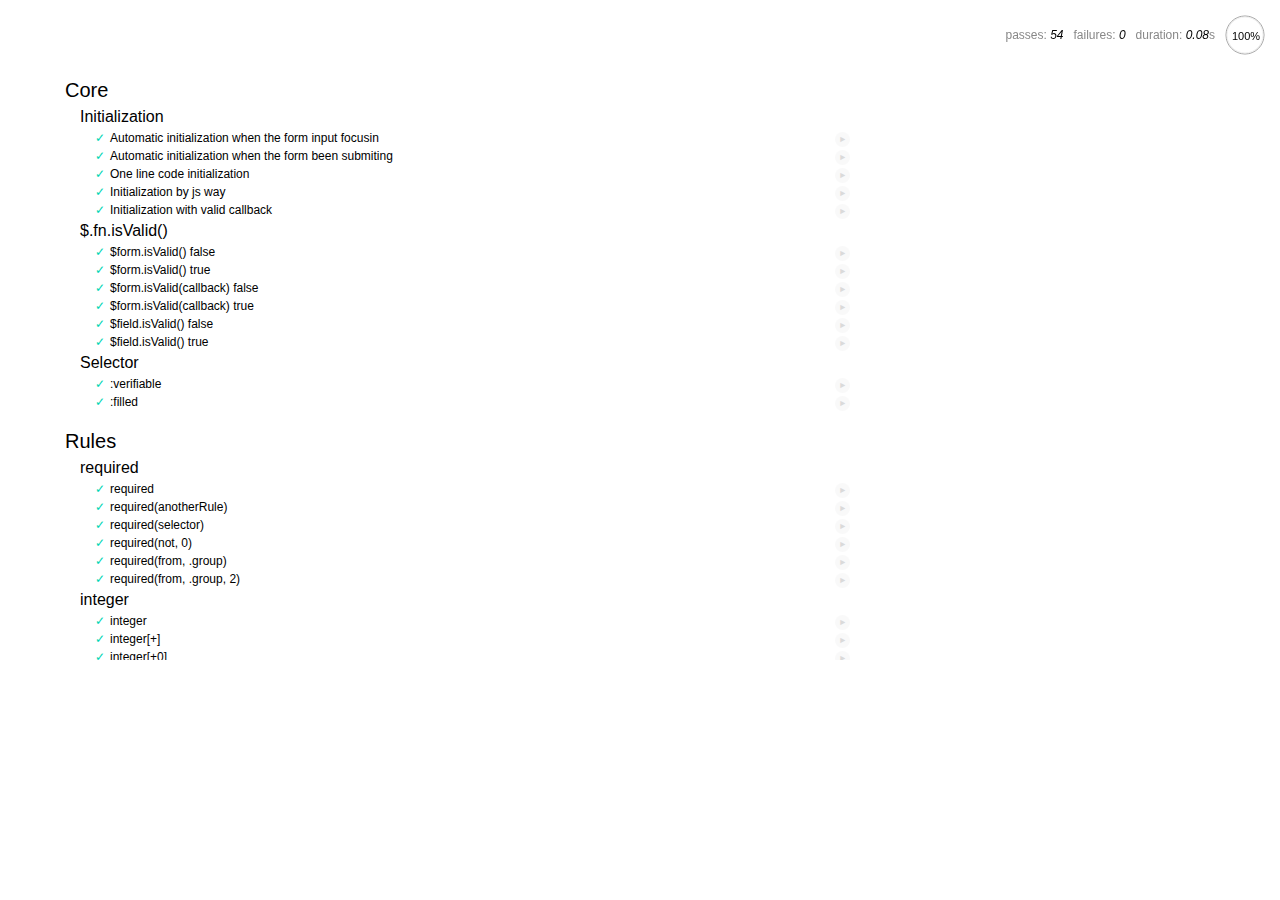
<file: form/nice-validator-0.10.11/test/index.html>
<!doctype html>
<html>
<head>
  <meta charset="utf-8">
  <title>nice-validator Tests</title>
  <link rel="stylesheet" href="lib/mocha.css" />
</head>
<body>
  <div id="mocha"></div>

  <!-- common test -->
  <form id="form">
    <input type="text" name="field1" id="field1">
    <input type="text" name="field2" id="field2">
    <input type="text" name="field3" id="field3">
    <input type="text" name="field_novalidate" id="field_novalidate" novalidate>
    <input type="text" name="field_disabled" id="field_disabled" disabled>
    <input type="text" name="field_readonly" id="field_readonly" readonly>
    <input type="hidden" name="field_hidden" id="field_hidden">
    <input type="text" name="field_display_none" id="field_display_none">

    <textarea name="field_textarea" id="field_textarea"></textarea>

    <select name="field_select" id="field_select">
        <option value="">Please select ...</option>
        <option value="0">Zero</option>
        <option value="1">One</option>
        <option value="2">Two</option>
    </select>

    <div class="checkboxes">
        <input type="checkbox" name="category[]" value="0">
        <input type="checkbox" name="category[]" value="1">
        <input type="checkbox" name="category[]" value="2">
    </div>
    <div class="radioes">
        <input type="radio" name="gender" value="unknown">
        <input type="radio" name="gender" value="male">
        <input type="radio" name="gender" value="female">
    </div>
  </form>

  <!-- test DOM way -->
  <form id="dom_way">
    <input type="email" name="email" data-rule="required;email">
    <input type="password" name="password" data-rule="required">
    <button type="submit">Submit</button>
  </form>
  
  <!-- test JS way -->
  <form id="js_way">
    <input type="email" name="email">
    <input type="password" name="password">
    <button type="submit">Submit</button>
  </form>


  <script src="lib/jquery-1.11.1.min.js"></script>
  <script src="../src/jquery.validator.js"></script>
  <script src="../dist/local/en.js"></script>

  <script src="lib/mocha.js"></script>
  <script src="lib/assert.js"></script>
  <script>mocha.setup('bdd')</script>
  <script src="unit/core.js"></script>
  <script src="unit/rules.js"></script>
  <script>
  window.initMochaPhantomJS && window.initMochaPhantomJS();
  mocha.run();
  </script>
</body>
</html>
</file>
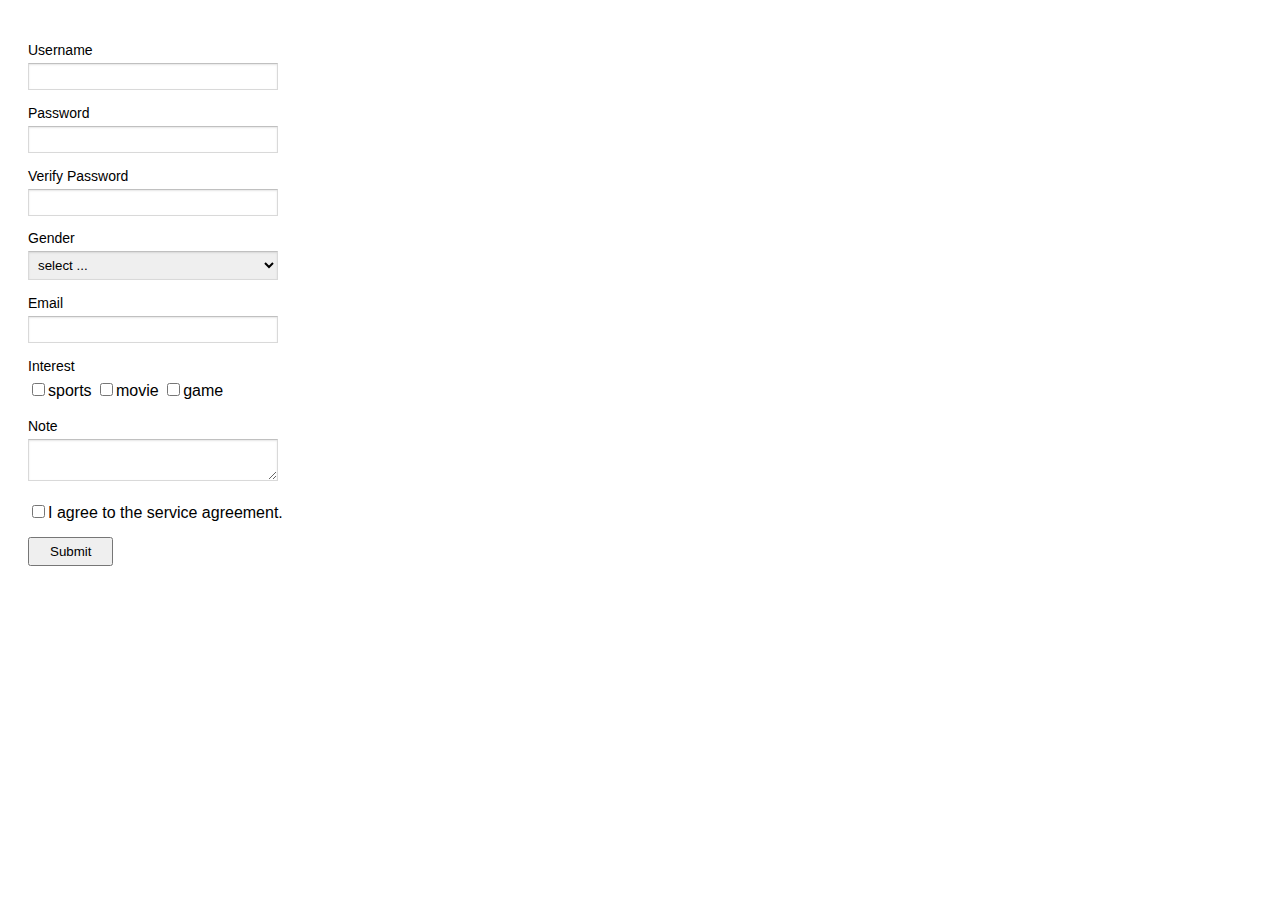
<file: form/nice-validator-0.10.11/demo/full-example.html>
<!DOCTYPE html>
<html>
<head>
    <meta charset="utf-8">
    <title>Full Example</title>
    <link rel="stylesheet" href="demo.css">
</head>

<body>

<form class="form" data-validator-option="{timely:2, focusCleanup:true}">

    <div class="form-item">
        <label class="label">Username</label>
        <input type="text" name="username" 
            data-rule="required;username;"
            data-rule-username="[/[\w\d]{4,30}/, 'Please enter 3-12 digits, letters, underscores']"
            data-tip="You can use letters, numbers and periods"
        >
    </div>
    <div class="form-item">
        <label class="label">Password</label>
        <input type="password" name="pwd"
            data-rule="Password: required; length(8~16)"
            data-tip="Please fill in at least eight characters"
        >
    </div>
    <div class="form-item">
        <label class="label">Verify Password</label>
        <input type="password" name="pwdAgain" data-rule="Verify Password: required; match(pwd)">
    </div>
    <div class="form-item">
        <label class="label">Gender</label>
        <select name="gender" data-rule="required">
            <option value="">select ...</option>
            <option value="1">Male</option>
            <option value="2">Female</option>
            <option value="3">Other</option>
        </select>
    </div>
    <div class="form-item">
        <label class="label">Email</label>
        <input type="text" name="email" data-rule="required;email">
    </div>
	<div class="form-item">
        <label class="label">Interest</label>
        <label><input type="checkbox" name="interest" data-rule="checked">sports</label>
		<label><input type="checkbox" name="interest">movie</label>
		<label><input type="checkbox" name="interest">game</label>
    </div>
	<div class="form-item">
        <label class="label">Note</label>
        <textarea data-rule="required;"></textarea>
    </div>

	<div class="form-item">
        <label><input type="checkbox" id="agree_arguments" data-rule="checked">I agree to the service agreement.</label>
    </div>

    <div class="form-item">
        <button type="submit">Submit</button>
    </div>

</form>


<script src="http://dn-nice.qbox.me/libs/jquery/1.x/jquery.min.js"></script>
<script src="../dist/jquery.validator.min.js?local=en"></script>
</body>
</html>
</file>
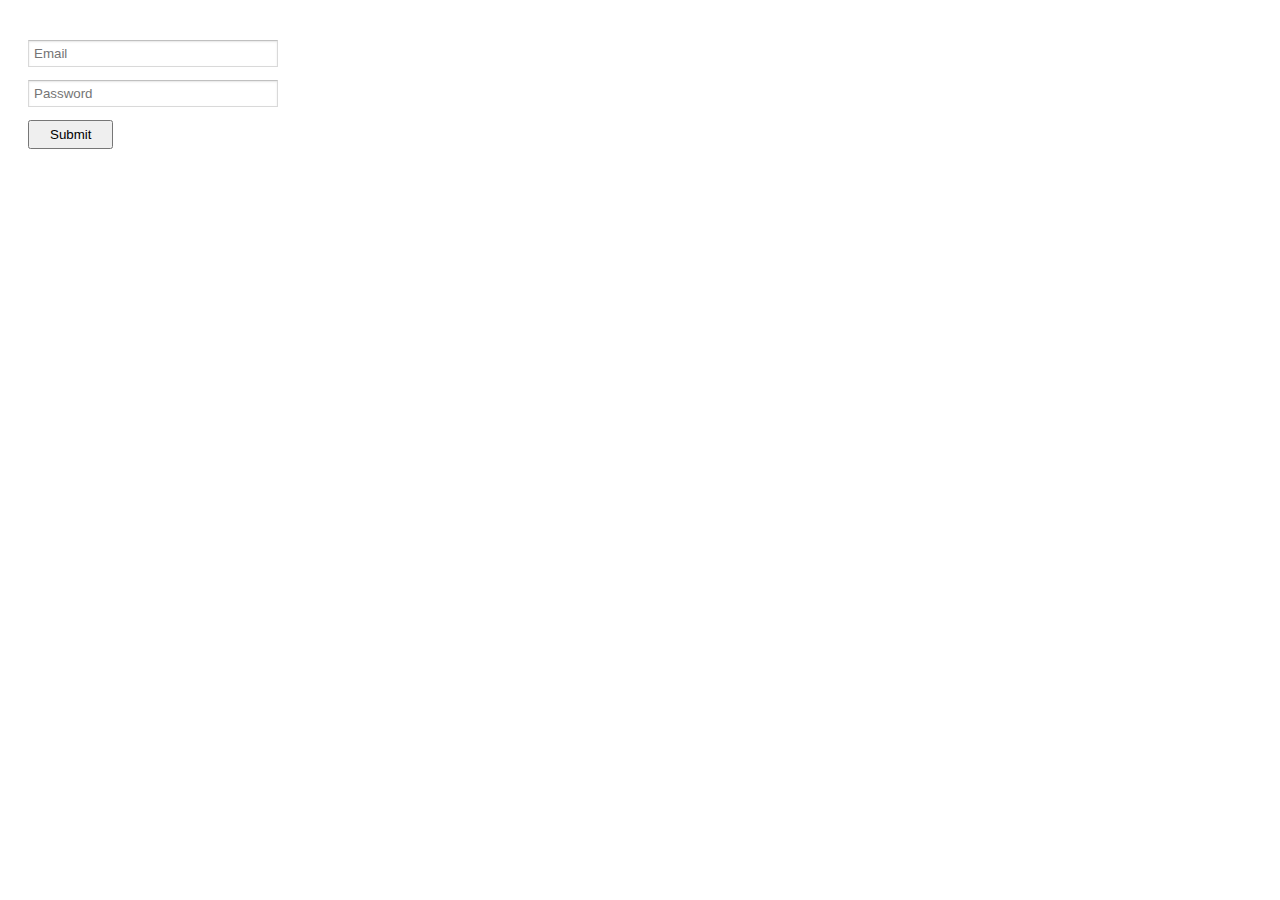
<file: form/nice-validator-0.10.11/demo/load-by-requirejs.html>
<!DOCTYPE html>
<html>
<head>
    <meta charset="utf-8">
    <title>Load By RequireJS</title>
	<link rel="stylesheet" href="demo.css">
</head>

<body>

<form class="form" data-validator-option="{timely:2}">
    <div class="form-item">
		<input type="text" name="user[email]" data-rule="required;email" placeholder="Email">
	</div>
    <div class="form-item">
		<input type="password" name="password" data-rule="required;" placeholder="Password">
	</div>
    <div class="form-item">
        <button type="submit">Submit</button>
    </div>
</form>


<script src="http://requirejs.org/docs/release/2.1.17/minified/require.js"></script>
<script>
requirejs.config({
    baseUrl: '../',
    paths: {
        jquery: 'http://dn-nice.qbox.me/libs/jquery/1.x/jquery.min'
    }
});

require(['dist/local/en']);

</script>
</body>
</html>
</file>
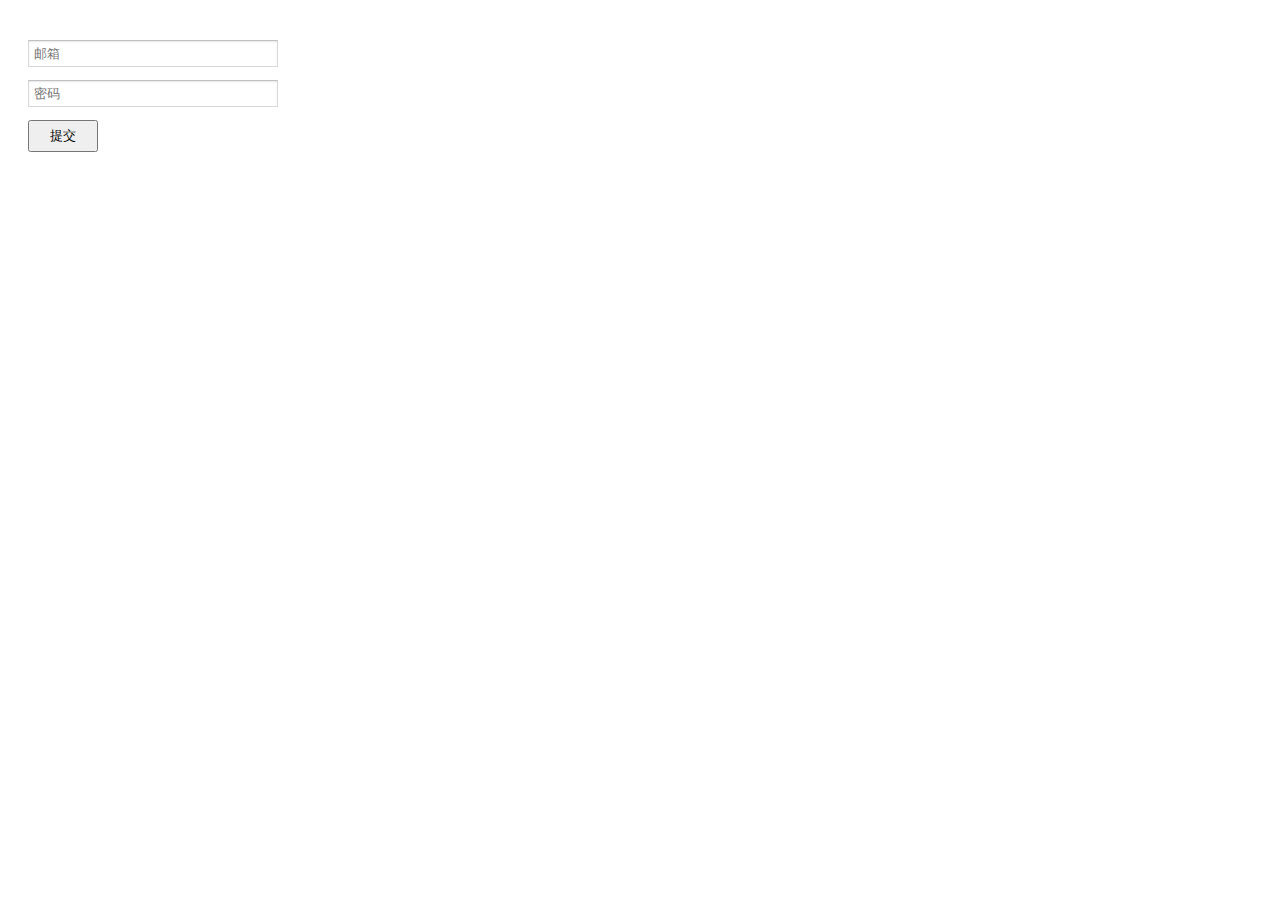
<file: form/nice-validator-0.10.11/demo/load-by-seajs.html>
<!DOCTYPE html>
<html>
<head>
    <meta charset="utf-8">
    <title>Load By Sea.js</title>
	<link rel="stylesheet" href="demo.css">
</head>

<body>

<form class="form" data-validator-option="{timely:2}">
    <div class="form-item">
		<input type="text" name="user[email]" data-rule="required;email" placeholder="邮箱">
	</div>
    <div class="form-item">
		<input type="password" name="password" data-rule="required;" placeholder="密码">
	</div>
    <div class="form-item">
        <button type="submit">提交</button>
    </div>
</form>


<script src="http://dn-nice.qbox.me/libs/seajs/2.2.1/sea.js" id="seajsnode"></script>
<script>
seajs.config({
    base: '../',
    alias: {
        jquery: 'http://dn-nice.qbox.me/libs/jquery/1.x/jquery.min'
    }
});

seajs.use('dist/local/zh-CN');

</script>
</body>
</html>
</file>
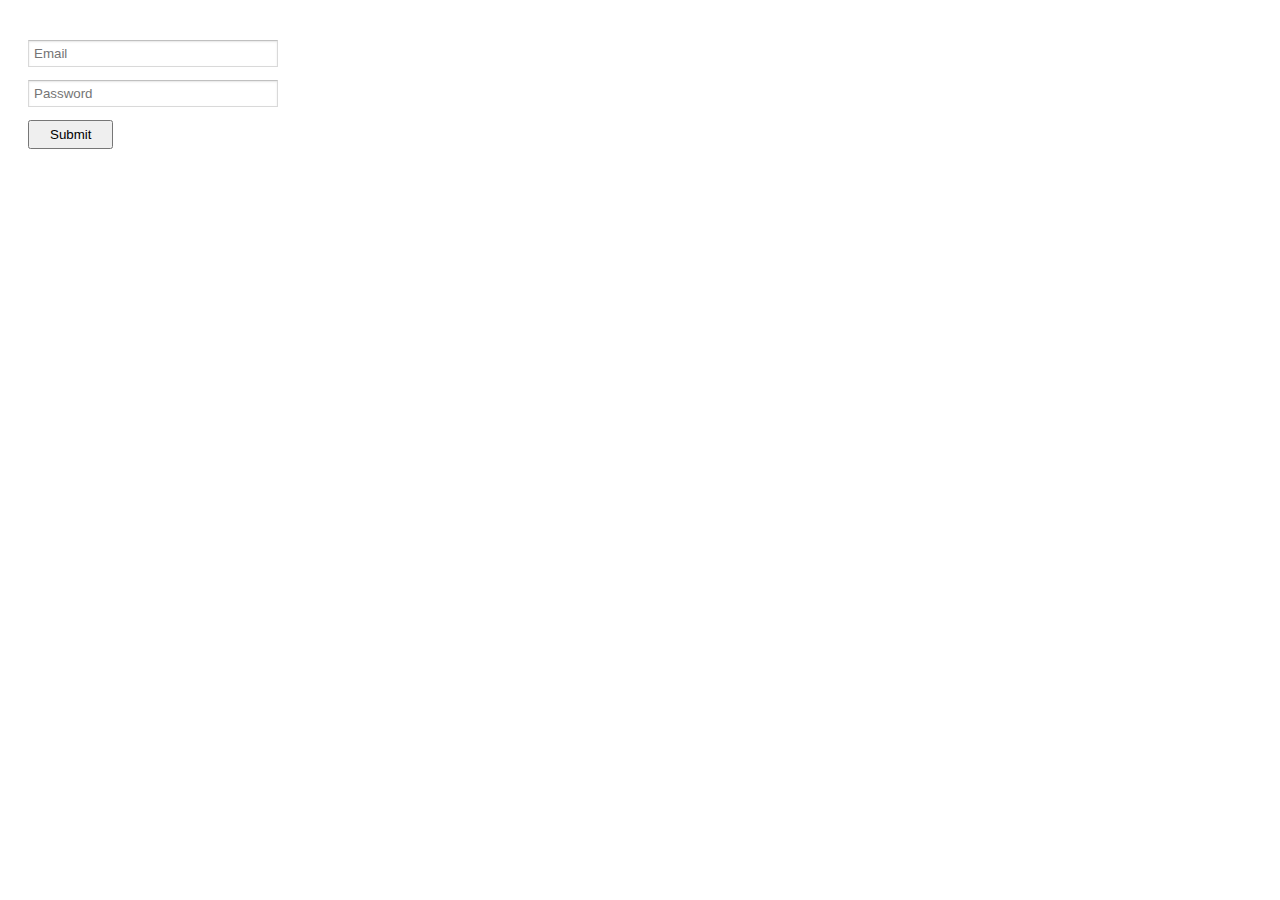
<file: form/nice-validator-0.10.11/demo/load-in-global.html>
<!DOCTYPE html>
<html>
<head>
    <meta charset="utf-8">
    <title>Load in Global</title>
	<link rel="stylesheet" href="demo.css">
</head>

<body>

<form class="form" data-validator-option="{timely:2}">
    <div class="form-item">
		<input type="text" name="user[email]" data-rule="required;email" placeholder="Email">
	</div>
    <div class="form-item">
		<input type="password" name="password" data-rule="required;" placeholder="Password">
	</div>
    <div class="form-item">
        <button type="submit">Submit</button>
    </div>
</form>


<script src="http://dn-nice.qbox.me/libs/jquery/1.x/jquery.min.js"></script>
<script src="../dist/jquery.validator.min.js?local=en"></script>
</body>
</html>
</file>
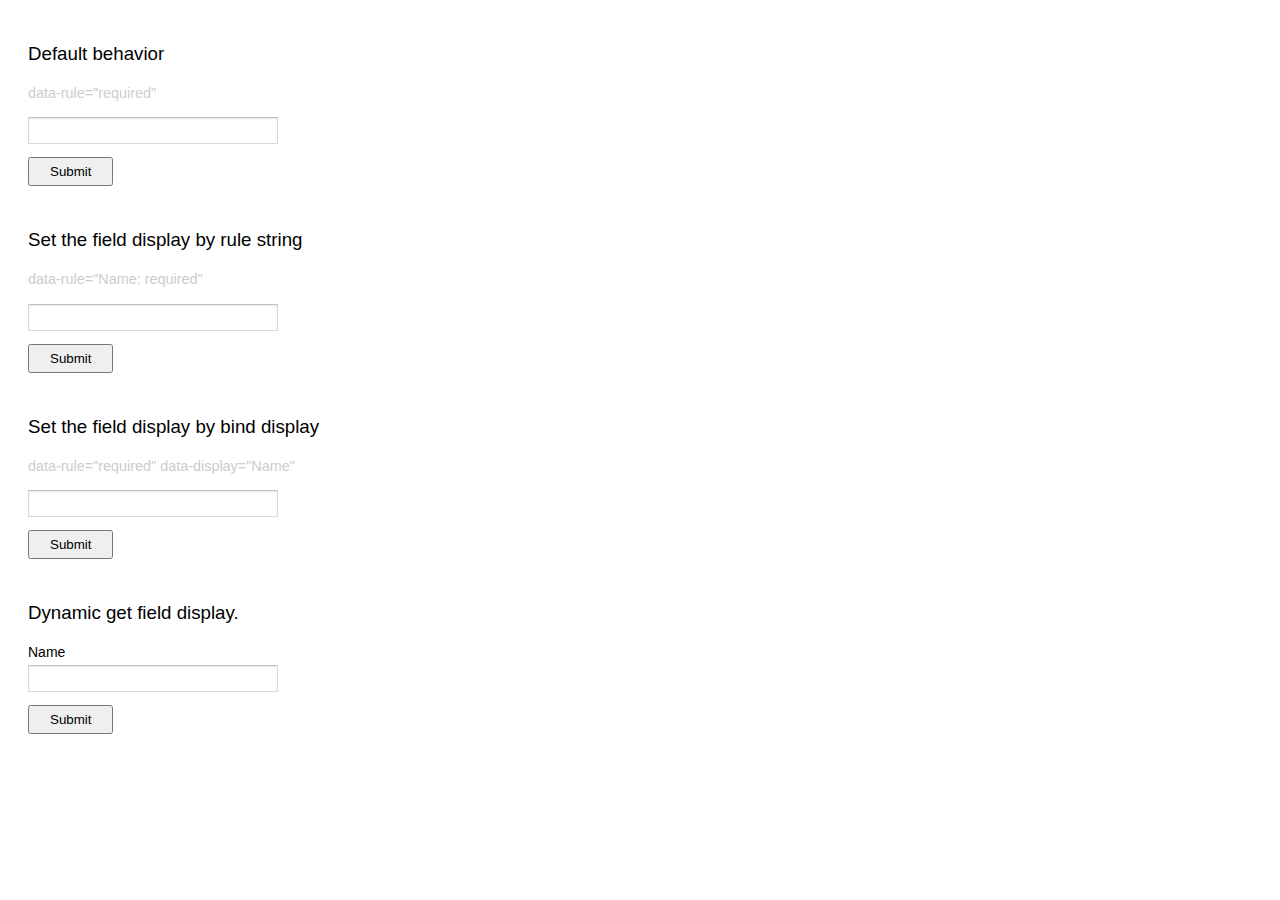
<file: form/nice-validator-0.10.11/demo/option-display.html>
<!DOCTYPE html>
<html>
<head>
    <meta charset="utf-8">
    <title>Display</title>
    <link rel="stylesheet" href="demo.css">

    <script src="http://dn-nice.qbox.me/libs/jquery/1.x/jquery.min.js"></script>
    <script src="../dist/jquery.validator.js?local=en"></script>
</head>

<body>

<form class="form" data-validator-option="{timely:2}">
    <h3>Default behavior</h3>
    <p class="note">data-rule="required"</p>
    <div class="form-item">
        <input type="text" name="name" data-rule="required">
    </div>
    <div class="form-item">
        <button type="submit">Submit</button>
    </div>
</form>

<form class="form" data-validator-option="{timely:2}">
    <h3>Set the field display by rule string</h3>
    <p class="note">data-rule="Name: required"</p>
    <div class="form-item">
        <input type="text" name="name" data-rule="Name:required">
    </div>
    <div class="form-item">
        <button type="submit">Submit</button>
    </div>
</form>

<form class="form" data-validator-option="{timely:2}">
    <h3>Set the field display by bind display</h3>
    <p class="note">data-rule="required" data-display="Name"</p>
    <div class="form-item">
        <input type="text" name="name" data-rule="required" data-display="Name">
    </div>
    <div class="form-item">
        <button type="submit">Submit</button>
    </div>
</form>

<form class="form" id="form4">
    <h3>Dynamic get field display.</h3>
    <div class="form-item">
        <label class="label">Name</label>
        <input type="text" name="name" data-rule="required">
    </div>
    <div class="form-item">
        <button type="submit">Submit</button>
    </div>
</form>
<script>
$('#form4').validator({
    timely:2,
    display: function(el) {
        return $(el).closest('.form-item').find('label.label').text();
    }
});
</script>


</body>
</html>
</file>
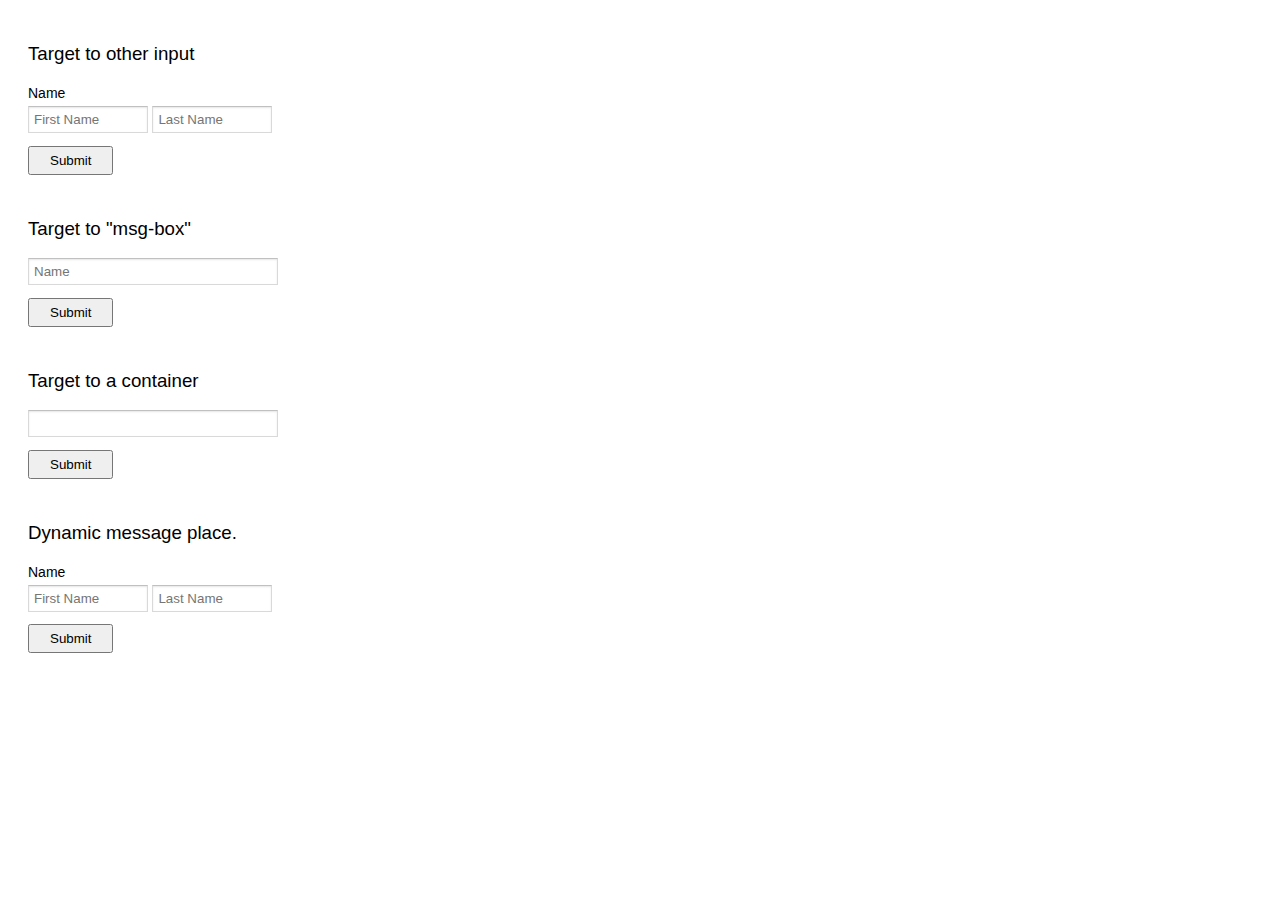
<file: form/nice-validator-0.10.11/demo/option-target.html>
<!DOCTYPE html>
<html>
<head>
    <meta charset="utf-8">
    <title>Target</title>
    <link rel="stylesheet" href="demo.css">

    <script src="http://dn-nice.qbox.me/libs/jquery/1.x/jquery.min.js"></script>
    <script src="../dist/jquery.validator.js?local=en"></script>
</head>

<body>

<form class="form" data-validator-option="{timely:2, theme:'yellow_right'}">
    <h3>Target to other input</h3>
    <div class="form-item">
        <label class="label">Name</label>
        <input type="text" class="input-sm" name="firstName" data-target="#lastName" data-rule="required" placeholder="First Name">
        <input type="text" class="input-sm" name="lastName" id="lastName" data-rule="required" placeholder="Last Name">
    </div>
    <div class="form-item">
        <button type="submit">Submit</button>
    </div>
</form>


<form class="form" data-validator-option="{timely:2, theme:'simple_right'}">
    <h3>Target to "msg-box"</h3>
    <div class="form-item">
        <input type="text" name="name" data-rule="Name:required" data-target="#holdMsg" placeholder="Name">
    </div>
    <div class="form-item">
        <button type="submit">Submit</button>
        <span class="msg-box" id="holdMsg"></span>
    </div>
</form>


<form class="form" data-validator-option="{timely:2}">
    <h3>Target to a container</h3>
    <div id="msgContainer"></div>
    <div class="form-item">
        <input type="text" name="name" data-rule="Name:required" data-target="#msgContainer">
    </div>
    <div class="form-item">
        <button type="submit">Submit</button>
    </div>
</form>


<form class="form" id="form4">
    <h3>Dynamic message place.</h3>
    <div class="form-item">
        <label class="label">Name</label>
        <input type="text" class="input-sm" name="firstName" data-rule="required" placeholder="First Name">
        <input type="text" class="input-sm" name="lastName"  data-rule="required" placeholder="Last Name">
    </div>
    <div class="form-item">
        <button type="submit">Submit</button>
    </div>
</form>
<script>
$('#form4').validator({
    timely:2,
    stopOnError: true,
    display: function(input) {
        return $(input).attr('placeholder');
    },
    target: function(input) {
        var $formitem = $(input).closest('.form-item'),
            $msgbox = $formitem.find('span.msg-box');
        if (!$msgbox.length) {
            $msgbox = $('<span class="msg-box"></span>').appendTo($formitem);
        }
        return $msgbox;
    }
});
</script>


</body>
</html>
</file>
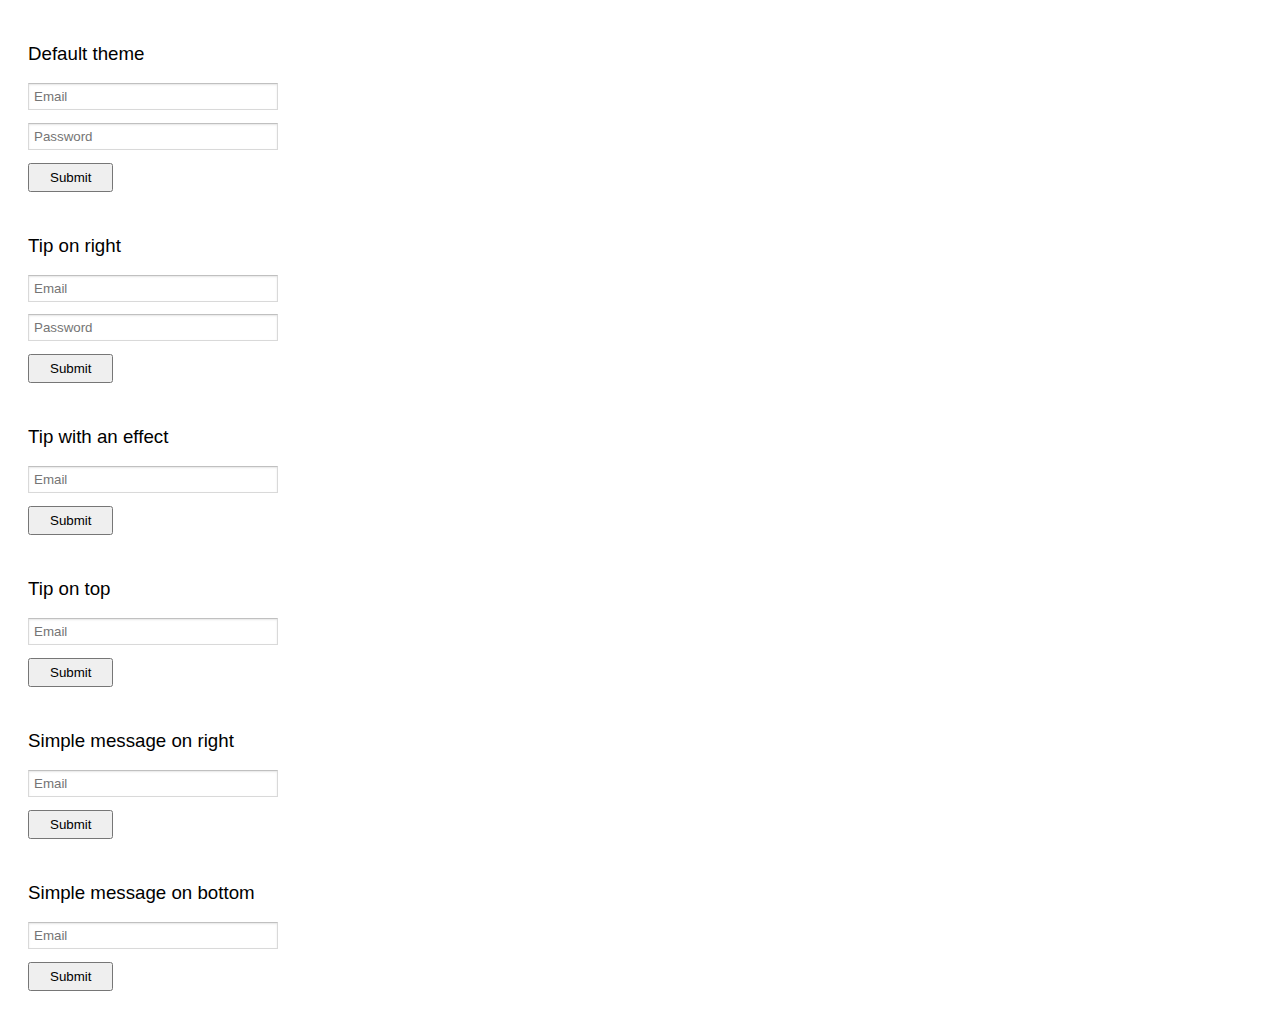
<file: form/nice-validator-0.10.11/demo/option-theme.html>
<!DOCTYPE html>
<html>
<head>
    <meta charset="utf-8">
    <title>Themes</title>
    <link rel="stylesheet" href="demo.css">
</head>

<body>

<form class="form" data-validator-option="{timely:2}">
    <h3>Default theme</h3>
    <div class="form-item">
        <input type="text" name="user[email]" data-rule="required;email" placeholder="Email">
    </div>
    <div class="form-item">
        <input type="password" name="password" data-rule="required;length(6~16)" placeholder="Password">
    </div>
    <div class="form-item">
        <button type="submit">Submit</button>
    </div>
</form>

<form class="form" data-validator-option="{timely:2, theme:'yellow_right'}">
    <h3>Tip on right</h3>
    <div class="form-item">
        <input type="text" name="user[email]" data-rule="required;email" placeholder="Email">
    </div>
    <div class="form-item">
        <input type="password" name="password" data-rule="required;length(6~16)" placeholder="Password">
    </div>
    <div class="form-item">
        <button type="submit">Submit</button>
    </div>
</form>

<form class="form" data-validator-option="{timely:2, theme:'yellow_right_effect'}">
    <h3>Tip with an effect</h3>
    <div class="form-item">
        <input type="text" name="user[email]" data-rule="required;email" placeholder="Email">
    </div>
    <div class="form-item">
        <button type="submit">Submit</button>
    </div>
</form>

<form class="form" data-validator-option="{timely:2, theme:'yellow_top'}">
    <h3>Tip on top</h3>
    <div class="form-item">
        <input type="text" name="user[email]" data-rule="required;email" placeholder="Email">
    </div>
    <div class="form-item">
        <button type="submit">Submit</button>
    </div>
</form>

<form class="form" data-validator-option="{timely:2, theme:'simple_right', showOk:''}">
    <h3>Simple message on right</h3>
    <div class="form-item">
        <input type="text" name="user[email]" data-rule="required;email" placeholder="Email">
    </div>
    <div class="form-item">
        <button type="submit">Submit</button>
    </div>
</form>

<form class="form" data-validator-option="{timely:2, theme:'simple_bottom'}">
    <h3>Simple message on bottom</h3>
    <div class="form-item">
        <input type="text" name="user[email]" data-rule="required;email" placeholder="Email">
    </div>
    <div class="form-item">
        <button type="submit">Submit</button>
    </div>
</form>


<script src="http://dn-nice.qbox.me/libs/jquery/1.x/jquery.min.js"></script>
<script src="../dist/jquery.validator.min.js?local=en"></script>
</body>
</html>
</file>
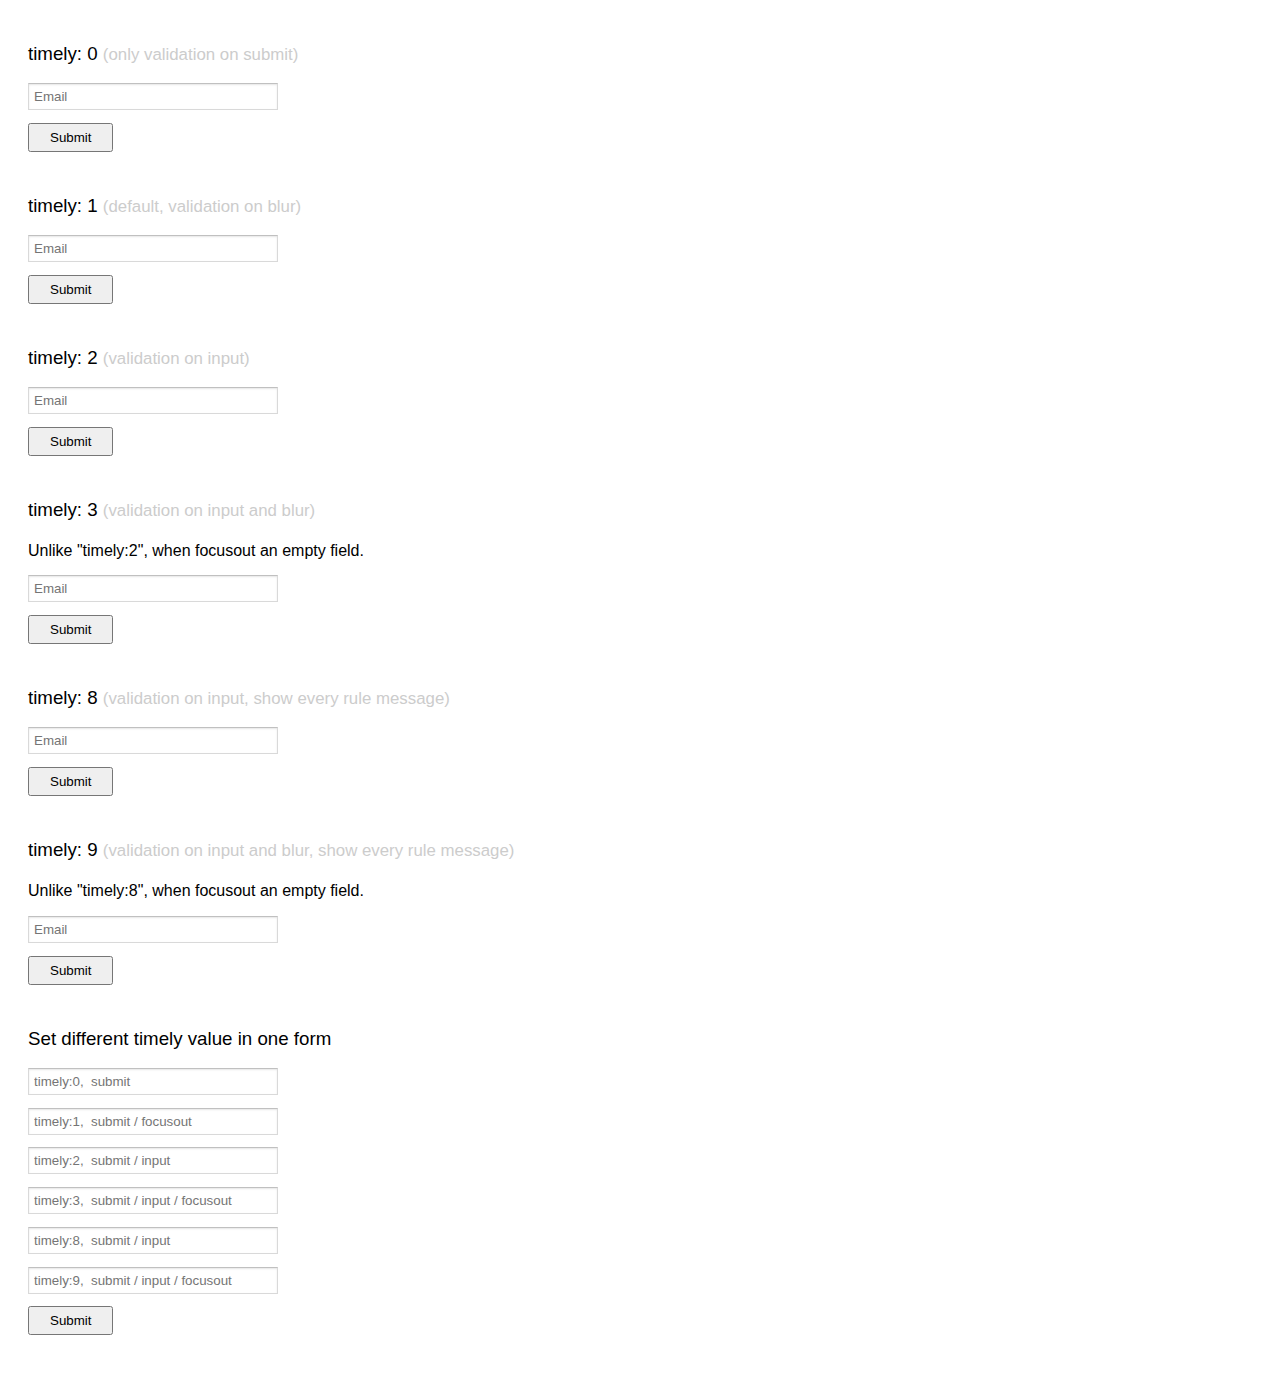
<file: form/nice-validator-0.10.11/demo/option-timely.html>
<!DOCTYPE html>
<html>
<head>
    <meta charset="utf-8">
    <title>Timely</title>
    <link rel="stylesheet" href="demo.css">
</head>

<body>

<form class="form" data-validator-option="{timely:0}">
    <h3>timely: 0 <span class="note">(only validation on submit)</span></h3>
    <div class="form-item">
        <input type="text" name="user[email]" data-rule="required;email" placeholder="Email">
    </div>
    <div class="form-item">
        <button type="submit">Submit</button>
    </div>
</form>

<form class="form" data-validator-option="{timely:1, focusCleanup:true}">
    <h3>timely: 1 <span class="note">(default, validation on blur)</span></h3>
    <div class="form-item">
        <input type="text" name="user[email]" data-rule="required;email" placeholder="Email">
    </div>
    <div class="form-item">
        <button type="submit">Submit</button>
    </div>
</form>

<form class="form" data-validator-option="{timely:2, focusCleanup:true}">
    <h3>timely: 2 <span class="note">(validation on input)</span></h3>
    <div class="form-item">
        <input type="text" name="user[email]" data-rule="required;email" placeholder="Email">
    </div>
    <div class="form-item">
        <button type="submit">Submit</button>
    </div>
</form>

<form class="form" data-validator-option="{timely:3, focusCleanup:true}">
    <h3>timely: 3 <span class="note">(validation on input and blur)</span></h3>
    <p>Unlike "timely:2", when focusout an empty field.</p>
    <div class="form-item">
        <input type="text" name="user[email]"
         data-rule="required;email"
         data-tip="Please fill a email." placeholder="Email">
    </div>
    <div class="form-item">
        <button type="submit">Submit</button>
    </div>
</form>

<form class="form" data-validator-option="{timely:8, focusCleanup:true, theme:'yellow_right'}">
    <h3>timely: 8 <span class="note">(validation on input, show every rule message)</span></h3>
    <div class="form-item">
        <input type="text" name="user[email]" data-rule="required;email" placeholder="Email">
    </div>
    <div class="form-item">
        <button type="submit">Submit</button>
    </div>
</form>

<form class="form" data-validator-option="{timely:9, focusCleanup:true, theme:'yellow_right'}">
    <h3>timely: 9 <span class="note">(validation on input and blur, show every rule message)</span></h3>
    <p>Unlike "timely:8", when focusout an empty field.</p>
    <div class="form-item">
        <input type="text" name="user[email]" data-rule="required;email" placeholder="Email">
    </div>
    <div class="form-item">
        <button type="submit">Submit</button>
    </div>
</form>

<form class="form" data-validator-option="{focusCleanup:true, theme:'yellow_right'}">
    <h3>Set different timely value in one form</h3>
    <div class="form-item">
        <input type="text" name="field0" data-rule="required;length(6~)" data-timely="0" placeholder="timely:0,  submit">
    </div>
    <div class="form-item">
        <input type="text" name="field1" data-rule="required;length(6~)" data-timely="1" placeholder="timely:1,  submit / focusout" data-ok="">
    </div>
    <div class="form-item">
        <input type="text" name="field2" data-rule="required;length(6~)" data-timely="2" placeholder="timely:2,  submit / input" data-tip="Just a test!">
    </div>
    <div class="form-item">
        <input type="text" name="field3" data-rule="required;length(6~)" data-timely="3" placeholder="timely:3,  submit / input / focusout">
    </div>
    <div class="form-item">
        <input type="text" name="field8" data-rule="required;length(6~)" data-timely="8" placeholder="timely:8,  submit / input">
    </div>
    <div class="form-item">
        <input type="text" name="field9" data-rule="required;length(6~)" data-timely="9" placeholder="timely:9,  submit / input / focusout">
    </div>

    <div class="form-item">
        <button type="submit">Submit</button>
    </div>
</form>


<script src="http://dn-nice.qbox.me/libs/jquery/1.x/jquery.min.js"></script>
<script src="../dist/jquery.validator.js?local=en"></script>
</body>
</html>
</file>
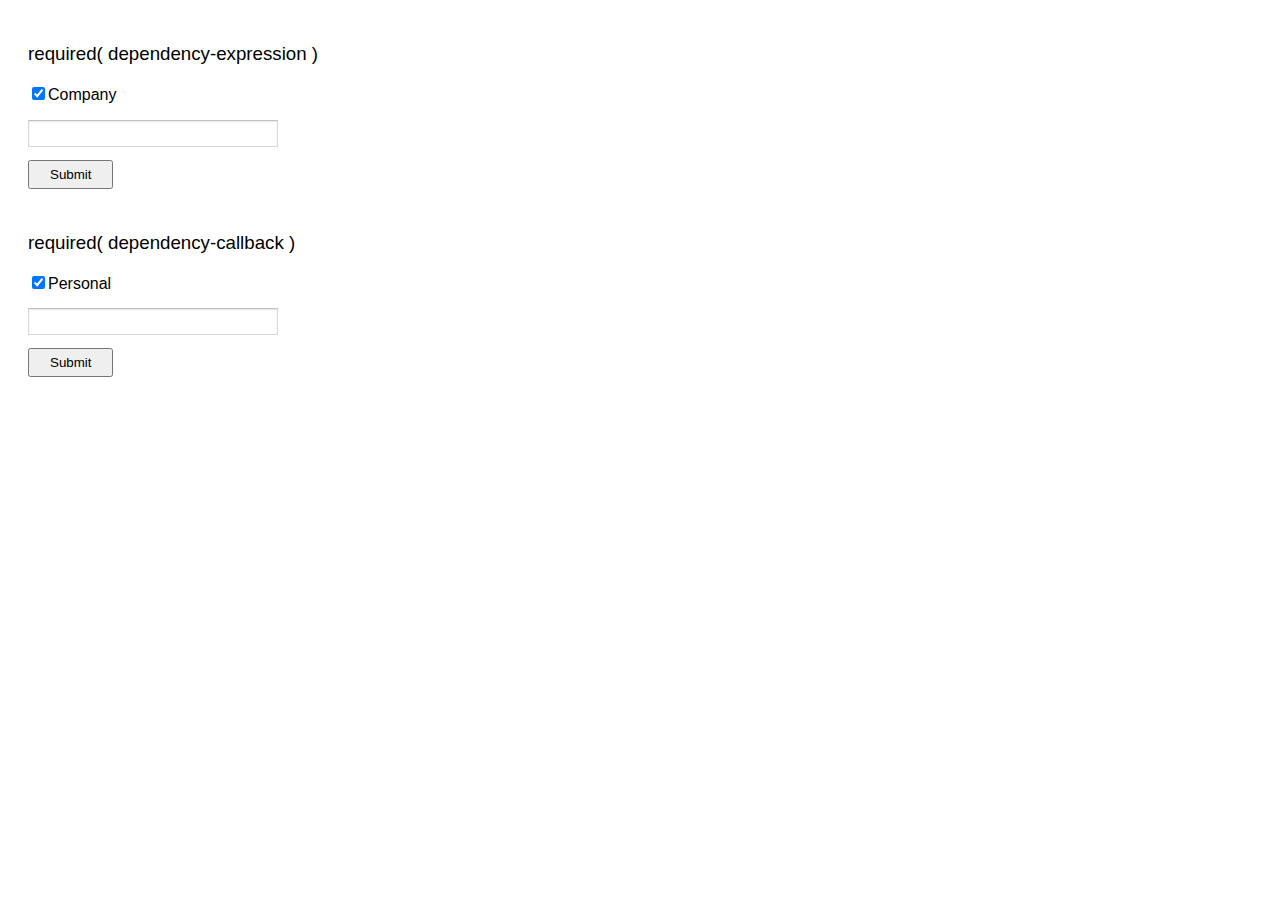
<file: form/nice-validator-0.10.11/demo/required-by-condition.html>
<!DOCTYPE html>
<html>
<head>
    <meta charset="utf-8">
    <title>Required By Condition</title>
    <link rel="stylesheet" href="demo.css">

    <script src="http://dn-nice.qbox.me/libs/jquery/1.x/jquery.min.js"></script>
    <script src="../dist/jquery.validator.min.js?local=en"></script>
</head>

<body>

<form id="form1" class="form" data-validator-option="{timely:3,focusCleanup:true}">
    <h3>required( dependency-expression )</h3>
    <div class="form-item">
        <label for="isCompany"><input type="checkbox" id="isCompany" checked>Company</label>
    </div>
    <div class="form-item">
        <input type="text" name="companyName" data-rule="required(#isCompany:checked)">
    </div>
    <div class="form-item">
        <button type="submit">Submit</button>
    </div>
</form>

<form id="form2" class="form">
    <h3>required( dependency-callback )</h3>
    <div class="form-item">
        <label><input type="checkbox" id="isPersonal" checked>Personal</label>
    </div>
    <div class="form-item">
        <input type="text" name="email">
    </div>
    <div class="form-item">
        <button type="submit">Submit</button>
    </div>
</form>

<script>
$('#form2').validator({
    timely: 3,
    focusCleanup: true,
    rules: {
        isPersonal: function() {
            return $('#isPersonal').prop('checked');
        }
    },
    fields: {
        email: 'required(isPersonal); email'
    }
});
</script>

</body>
</html>
</file>
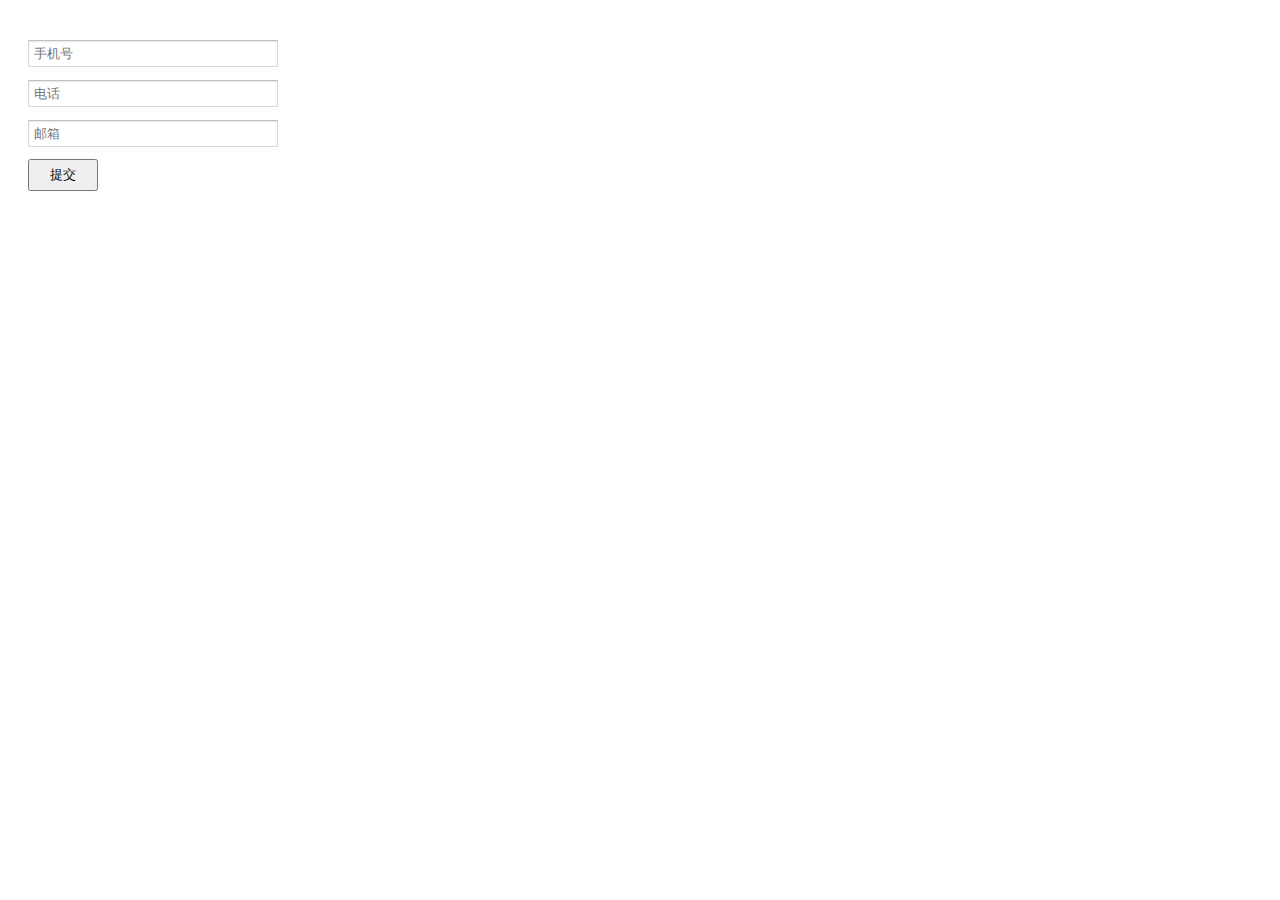
<file: form/nice-validator-0.10.11/demo/required-from-group.html>
<!DOCTYPE html>
<html>
<head>
    <meta charset="utf-8">
    <title>Required From Group</title>
	<link rel="stylesheet" href="demo.css">
</head>

<body>

<form class="form" data-validator-option="{timely:2,showOk:''}">
    <div class="form-item">
		<input type="text" class="contact" name="mobile" placeholder="手机号"
            data-rule="required(from, .contact); mobile"
            data-msg-required="请至少填写一种联系方式">
	</div>
    <div class="form-item">
		<input type="text" class="contact" name="tel" placeholder="电话"
            data-rule="required(from, .contact); tel">
	</div>
    <div class="form-item">
        <input type="text" class="contact" name="email" placeholder="邮箱"
            data-rule="required(from, .contact); email">
    </div>
    <div class="form-item">
        <button type="submit">提交</button>
    </div>
</form>


<script src="http://dn-nice.qbox.me/libs/jquery/1.x/jquery.min.js"></script>
<script src="../dist/jquery.validator.min.js?local=zh-CN"></script>
</body>
</html>
</file>
<file: form/nice-validator-0.10.11/test/lib/mocha.css>
@charset "utf-8";

body {
  margin:0;
}

#mocha {
  font: 20px/1.5 "Helvetica Neue", Helvetica, Arial, sans-serif;
  margin: 60px 50px;
}

#mocha ul,
#mocha li {
  margin: 0;
  padding: 0;
}

#mocha ul {
  list-style: none;
}

#mocha h1,
#mocha h2 {
  margin: 0;
}

#mocha h1 {
  margin-top: 15px;
  font-size: 1em;
  font-weight: 200;
}

#mocha h1 a {
  text-decoration: none;
  color: inherit;
}

#mocha h1 a:hover {
  text-decoration: underline;
}

#mocha .suite .suite h1 {
  margin-top: 0;
  font-size: .8em;
}

#mocha .hidden {
  display: none;
}

#mocha h2 {
  font-size: 12px;
  font-weight: normal;
  cursor: pointer;
}

#mocha .suite {
  margin-left: 15px;
}

#mocha .test {
  margin-left: 15px;
  overflow: hidden;
}

#mocha .test.pending:hover h2::after {
  content: '(pending)';
  font-family: arial, sans-serif;
}

#mocha .test.pass.medium .duration {
  background: #c09853;
}

#mocha .test.pass.slow .duration {
  background: #b94a48;
}

#mocha .test.pass::before {
  content: '✓';
  font-size: 12px;
  display: block;
  float: left;
  margin-right: 5px;
  color: #00d6b2;
}

#mocha .test.pass .duration {
  font-size: 9px;
  margin-left: 5px;
  padding: 2px 5px;
  color: #fff;
  -webkit-box-shadow: inset 0 1px 1px rgba(0,0,0,.2);
  -moz-box-shadow: inset 0 1px 1px rgba(0,0,0,.2);
  box-shadow: inset 0 1px 1px rgba(0,0,0,.2);
  -webkit-border-radius: 5px;
  -moz-border-radius: 5px;
  -ms-border-radius: 5px;
  -o-border-radius: 5px;
  border-radius: 5px;
}

#mocha .test.pass.fast .duration {
  display: none;
}

#mocha .test.pending {
  color: #0b97c4;
}

#mocha .test.pending::before {
  content: '◦';
  color: #0b97c4;
}

#mocha .test.fail {
  color: #c00;
}

#mocha .test.fail pre {
  color: black;
}

#mocha .test.fail::before {
  content: '✖';
  font-size: 12px;
  display: block;
  float: left;
  margin-right: 5px;
  color: #c00;
}

#mocha .test pre.error {
  color: #c00;
  max-height: 300px;
  overflow: auto;
}

#mocha .test .html-error {
  overflow: auto;
  color: black;
  line-height: 1.5;
  display: block;
  float: left;
  clear: left;
  font: 12px/1.5 monaco, monospace;
  margin: 5px;
  padding: 15px;
  border: 1px solid #eee;
  max-width: 85%; /*(1)*/
  max-width: calc(100% - 42px); /*(2)*/
  max-height: 300px;
  word-wrap: break-word;
  border-bottom-color: #ddd;
  -webkit-border-radius: 3px;
  -webkit-box-shadow: 0 1px 3px #eee;
  -moz-border-radius: 3px;
  -moz-box-shadow: 0 1px 3px #eee;
  border-radius: 3px;
}

#mocha .test .html-error pre.error {
  border: none;
  -webkit-border-radius: none;
  -webkit-box-shadow: none;
  -moz-border-radius: none;
  -moz-box-shadow: none;
  padding: 0;
  margin: 0;
  margin-top: 18px;
  max-height: none;
}

/**
 * (1): approximate for browsers not supporting calc
 * (2): 42 = 2*15 + 2*10 + 2*1 (padding + margin + border)
 *      ^^ seriously
 */
#mocha .test pre {
  display: block;
  float: left;
  clear: left;
  font: 12px/1.5 monaco, monospace;
  margin: 5px;
  padding: 15px;
  border: 1px solid #eee;
  max-width: 85%; /*(1)*/
  max-width: calc(100% - 42px); /*(2)*/
  word-wrap: break-word;
  border-bottom-color: #ddd;
  -webkit-border-radius: 3px;
  -webkit-box-shadow: 0 1px 3px #eee;
  -moz-border-radius: 3px;
  -moz-box-shadow: 0 1px 3px #eee;
  border-radius: 3px;
}

#mocha .test h2 {
  position: relative;
}

#mocha .test a.replay {
  position: absolute;
  top: 3px;
  right: 0;
  text-decoration: none;
  vertical-align: middle;
  display: block;
  width: 15px;
  height: 15px;
  line-height: 15px;
  text-align: center;
  background: #eee;
  font-size: 15px;
  -moz-border-radius: 15px;
  border-radius: 15px;
  -webkit-transition: opacity 200ms;
  -moz-transition: opacity 200ms;
  transition: opacity 200ms;
  opacity: 0.3;
  color: #888;
}

#mocha .test:hover a.replay {
  opacity: 1;
}

#mocha-report.pass .test.fail {
  display: none;
}

#mocha-report.fail .test.pass {
  display: none;
}

#mocha-report.pending .test.pass,
#mocha-report.pending .test.fail {
  display: none;
}
#mocha-report.pending .test.pass.pending {
  display: block;
}

#mocha-error {
  color: #c00;
  font-size: 1.5em;
  font-weight: 100;
  letter-spacing: 1px;
}

#mocha-stats {
  position: fixed;
  top: 15px;
  right: 10px;
  font-size: 12px;
  margin: 0;
  color: #888;
  z-index: 1;
}

#mocha-stats .progress {
  float: right;
  padding-top: 0;
}

#mocha-stats em {
  color: black;
}

#mocha-stats a {
  text-decoration: none;
  color: inherit;
}

#mocha-stats a:hover {
  border-bottom: 1px solid #eee;
}

#mocha-stats li {
  display: inline-block;
  margin: 0 5px;
  list-style: none;
  padding-top: 11px;
}

#mocha-stats canvas {
  width: 40px;
  height: 40px;
}

#mocha code .comment { color: #ddd; }
#mocha code .init { color: #2f6fad; }
#mocha code .string { color: #5890ad; }
#mocha code .keyword { color: #8a6343; }
#mocha code .number { color: #2f6fad; }

@media screen and (max-device-width: 480px) {
  #mocha {
    margin: 60px 0px;
  }

  #mocha #stats {
    position: absolute;
  }
}

form {width: 180px; position: absolute; z-index: -1; left: -100%;}
#mocha-report {max-width: 800px; max-height: 600px; overflow: auto;}
</file>
<file: form/nice-validator-0.10.11/demo/demo.css>
body {font: 100%/1.5 "Helvetica", "Arial", "Microsoft Yahei";}
input[type="text"],
input[type="password"],
select,
textarea {
    width:250px;
    padding: 5px 5px;
    box-sizing: border-box;
    border: 1px solid #d9d9d9;
    border-top: 1px solid #c0c0c0;
    box-shadow: inset 0 1px 2px rgba(0,0,0,0.1);
}
input[type="text"]:focus,
input[type="password"]:focus,
select:focus,
textarea:focus {
    outline: none;
    border-color: #1E90FF;
    box-shadow: 0 0 4px rgba(30,144,255,.5);
}
.form {max-width:600px;margin: 40px 20px;}
.form h3 {font-weight: 400; margin: 1.2em 0 .8em;}
.form p {margin: .8em 0;}
.form .note {color:#ccc; font-weight:200; font-size: .9em}
.form-item {margin: .8em 0;}
.form-item .label {display:block; margin:10px 0 2px; font-size:14px;}
.form-item .n-invalid {border:1px solid #c00;}
.form-item .n-invalid:focus {outline: none; border-color:#c00; box-shadow: 0 0 4px rgba(192,0,0,0.5);}

.form-item button {padding:5px 20px;}

.form-item .input-sm {width:120px;}
</file>
